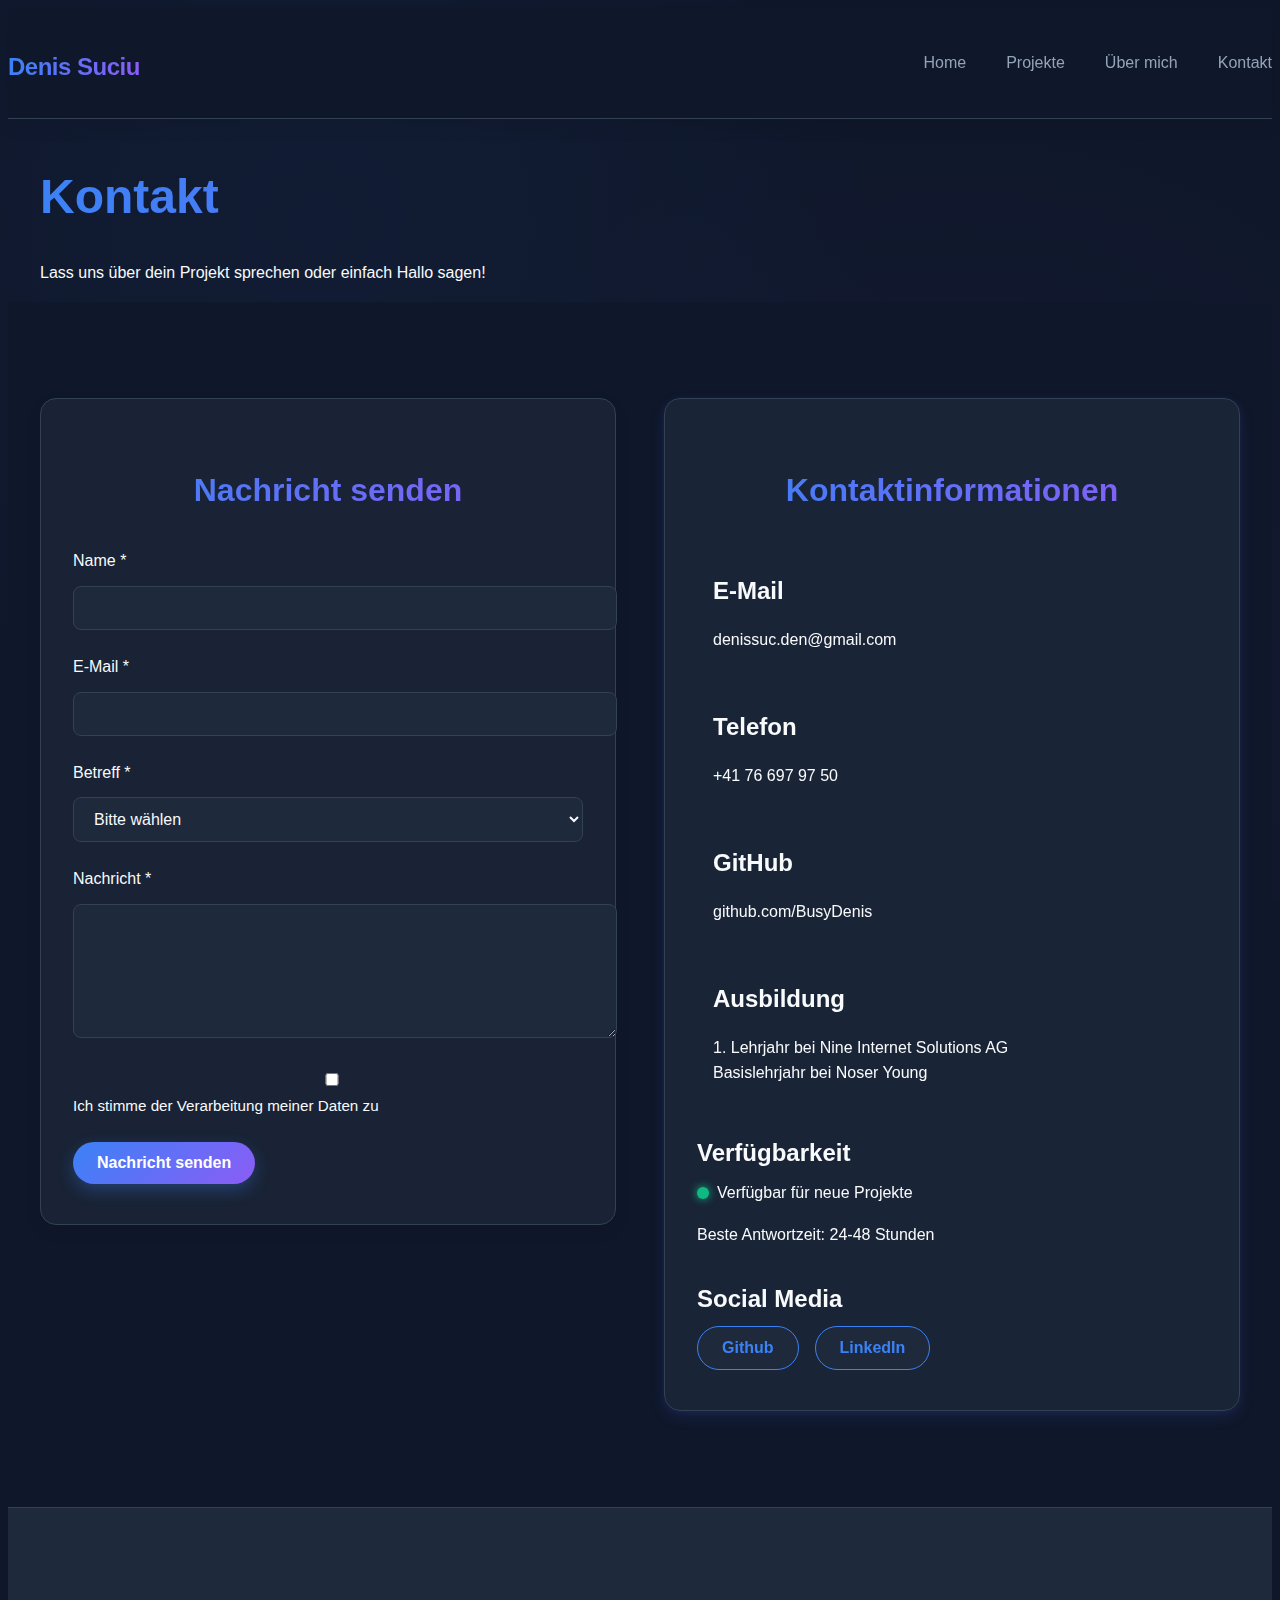
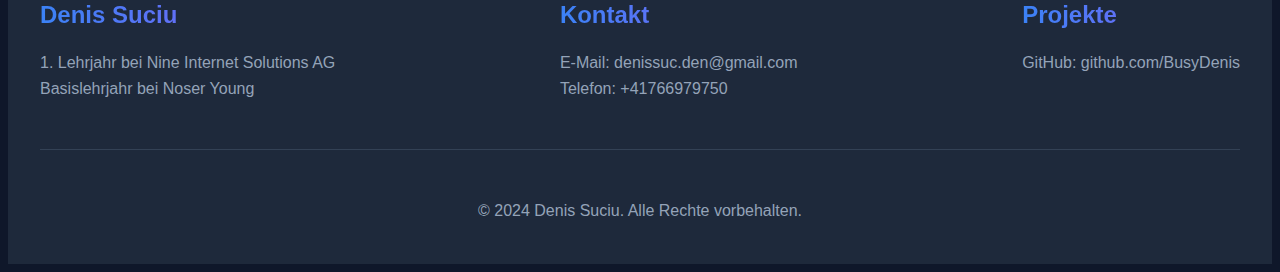
<file: contact.html>
<!DOCTYPE html>
<html lang="de">
<head>
    <meta charset="UTF-8">
    <meta name="viewport" content="width=device-width, initial-scale=1.0">
    <title>Denis S. - Portfolio</title>
    <meta name="description" content="Portfolio erstellt und für Denis Suciu - 1. Lehrjahr bei Nine Internet Solutions AG">
    <link rel="stylesheet" href="styles.css">
</head>
<body>
    <header class="header">
        <nav class="navbar">
            <div class="nav-brand">
                <h2>Denis Suciu</h2>
            </div>
            <ul class="nav-menu">
                <li><a href="index.html" class="nav-link">Home</a></li>
                <li><a href="projects.html" class="nav-link">Projekte</a></li>
                <li><a href="about.html" class="nav-link">Über mich</a></li>
                <li><a href="contact.html" class="nav-link active">Kontakt</a></li>
            </ul>
            <div class="hamburger">
                <span></span>
                <span></span>
                <span></span>
            </div>
        </nav>
    </header>

    <main class="contact-page">
        <section class="page-header">
            <div class="container">
                <h1>Kontakt</h1>
                <p>Lass uns über dein Projekt sprechen oder einfach Hallo sagen!</p>
            </div>
        </section>

        <section class="contact-content">
            <div class="container">
                <div class="contact-grid">
                    <!-- Contact Form -->
                    <div class="contact-form-section">
                        <h2 class="contact-title-gradient">Nachricht senden</h2>
                        <form class="contact-form">
                            <div class="form-group">
                                <label for="name">Name *</label>
                                <input type="text" id="name" name="name" required>
                            </div>
                            
                            <div class="form-group">
                                <label for="email">E-Mail *</label>
                                <input type="email" id="email" name="email" required>
                            </div>
                            
                            <div class="form-group">
                                <label for="subject">Betreff *</label>
                                <select id="subject" name="subject" required>
                                    <option value="">Bitte wählen</option>
                                    <option value="projekt">Frage zum Projekt</option>
                                    <option value="feedback">Feedback</option>
                                    <option value="zusammenarbeit">Zusammenarbeit</option>
                                    <option value="sonstiges">Sonstiges</option>
                                </select>
                            </div>
                            
                            <div class="form-group">
                                <label for="message">Nachricht *</label>
                                <textarea id="message" name="message" rows="6" required></textarea>
                            </div>
                            
                            <div class="form-group">
                                <label class="checkbox-label">
                                    <input type="checkbox" name="privacy" required>
                                    <span class="checkmark"></span>
                                    Ich stimme der Verarbeitung meiner Daten zu
                                </label>
                            </div>
                            
                            <button type="submit" class="btn btn-primary">Nachricht senden</button>
                        </form>
                    </div>

                    <!-- Contact Info -->
                    <div class="contact-info glass-card">
                        <h2 class="contact-title-gradient">Kontaktinformationen</h2>
                        <div class="contact-card">
                            <div class="contact-item">
                                <span class="contact-icon"><i class="fas fa-envelope"></i></span>
                                <div>
                                    <h3>E-Mail</h3>
                                    <p>denissuc.den@gmail.com</p>
                                </div>
                            </div>
                            <div class="contact-item">
                                <span class="contact-icon"><i class="fas fa-phone"></i></span>
                                <div>
                                    <h3>Telefon</h3>
                                    <p>+41 76 697 97 50</p>
                                </div>
                            </div>
                            <div class="contact-item">
                                <span class="contact-icon"><i class="fab fa-github"></i></span>
                                <div>
                                    <h3>GitHub</h3>
                                    <p>github.com/BusyDenis</p>
                                </div>
                            </div>
                            <div class="contact-item">
                                <span class="contact-icon"><i class="fas fa-building"></i></span>
                                <div>
                                    <h3>Ausbildung</h3>
                                    <p>1. Lehrjahr bei Nine Internet Solutions AG<br>Basislehrjahr bei Noser Young</p>
                                </div>
                            </div>
                        </div>
                        <div class="availability">
                            <h3>Verfügbarkeit</h3>
                            <div class="status">
                                <span class="status-dot available"></span>
                                <span>Verfügbar für neue Projekte</span>
                            </div>
                            <p>Beste Antwortzeit: 24-48 Stunden</p>
                        </div>
                        <div class="social-links">
                            <h3>Social Media</h3>
                            <div class="social-buttons">
                                <a href="https://github.com/BusyDenis" class="social-btn"><i class="fab fa-github"></i> Github</a>
                                <a href="https://www.linkedin.com/in/denis-s-642021282/" class="social-btn"><i class="fab fa-linkedn"></i>LinkedIn</a>
                            </div>
                        </div>
                    </div>
                </div>
            </div>
        </section>
    </main>

    <footer class="footer">
        <div class="container">
            <div class="footer-content">
                <div class="footer-section">
                    <h3>Denis Suciu</h3>
                    <p>1. Lehrjahr bei Nine Internet Solutions AG<br>Basislehrjahr bei Noser Young</p>
                </div>
                <div class="footer-section">
                    <h3>Kontakt</h3>
                    <p>E-Mail: denissuc.den@gmail.com<br>Telefon: +41766979750</p>
                </div>
                <div class="footer-section">
                    <h3>Projekte</h3>
                    <p>GitHub: github.com/BusyDenis</p>
                </div>
            </div>
            <div class="footer-bottom">
                <p>&copy; 2024 Denis Suciu. Alle Rechte vorbehalten.</p>
            </div>
        </div>
    </footer>

    <script src="script.js"></script>
</body>
</html>
</file>
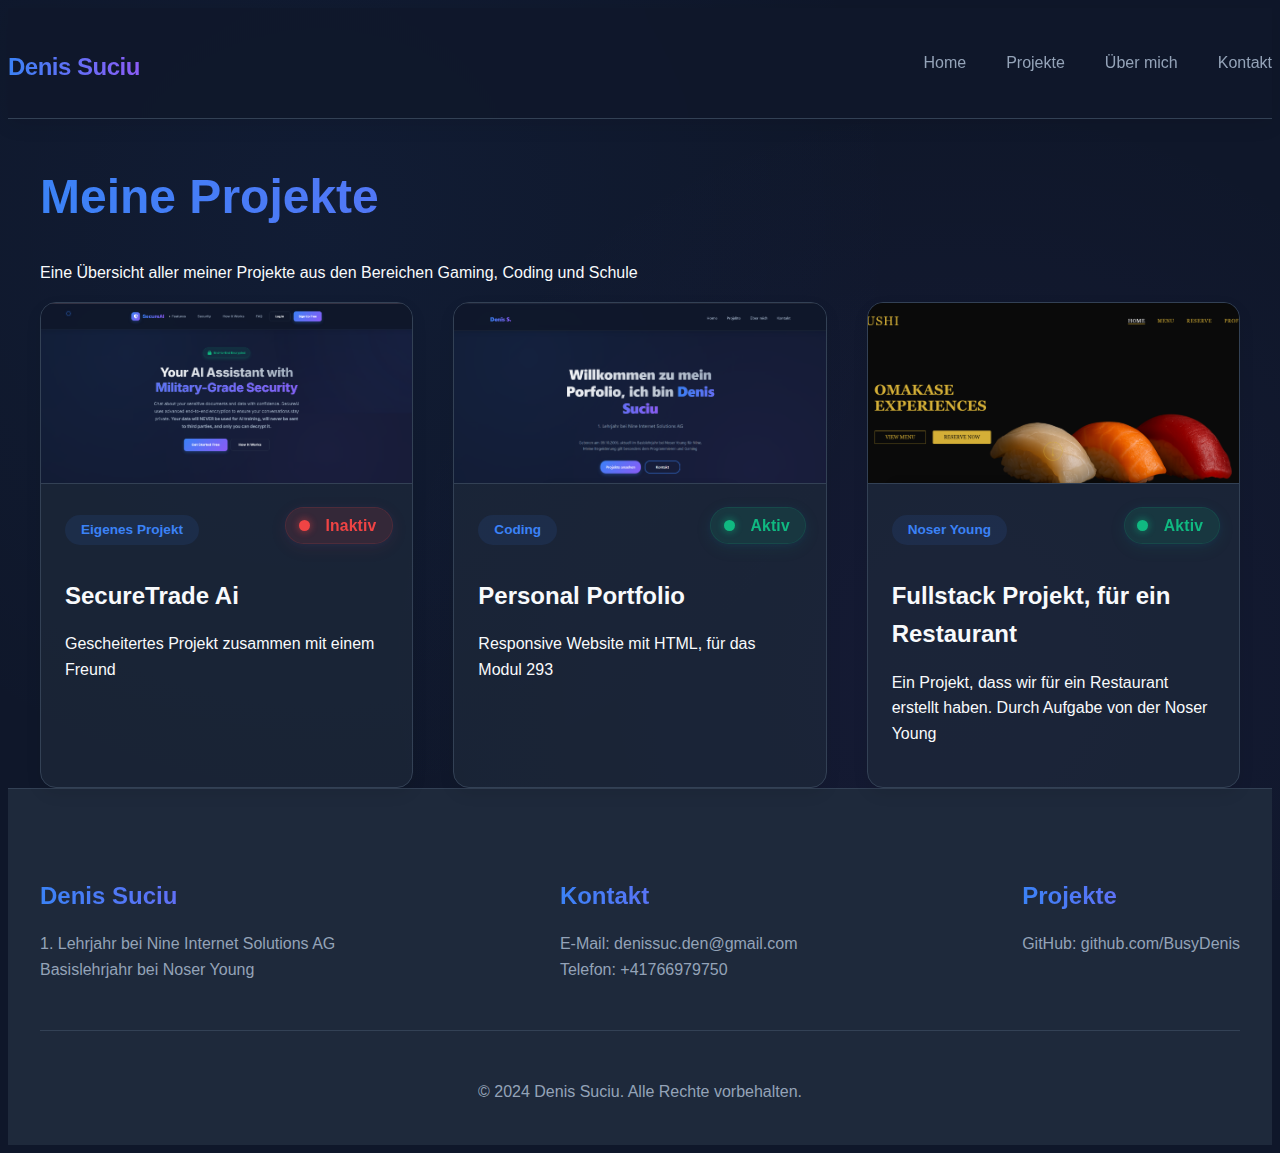
<file: projects.html>
<!DOCTYPE html>
<html lang="de">
<head>
    <meta charset="UTF-8">
    <meta name="viewport" content="width=device-width, initial-scale=1.0">
    <title>Denis S. - Portfolio</title>
    <meta name="description" content="Portfolio erstellt und für Denis Suciu - 1. Lehrjahr bei Nine Internet Solutions AG">
    <link rel="stylesheet" href="styles.css">
</head>
<body>
    <header class="header">
        <nav class="navbar">
            <div class="nav-brand">
                <h2><a href="index.html">Denis Suciu</a></h2>
            </div>
            <ul class="nav-menu">
                <li><a href="index.html" class="nav-link">Home</a></li>
                <li><a href="projects.html" class="nav-link active">Projekte</a></li>
                <li><a href="about.html" class="nav-link">Über mich</a></li>
                <li><a href="contact.html" class="nav-link">Kontakt</a></li>
            </ul>
            <div class="hamburger">
                <span></span>
                <span></span>
                <span></span>
            </div>
        </nav>
    </header>

    <main class="projects-page">
        <section class="page-header">
            <div class="container">
                <h1>Meine Projekte</h1>
                <p>Eine Übersicht aller meiner Projekte aus den Bereichen Gaming, Coding und Schule</p>
            </div>
        </section>

        <!-- Entferne die Filter-Buttons für Kategorien -->
        <!-- Die restliche Struktur bleibt erhalten -->

        <!-- Projects Grid -->
        <section class="projects-gallery">
            <div class="container">
                <div class="projects-grid">
                    <article class="project-card">
                        <img src="SecureAI.png">
                        <div class="project-content" style="position: relative;">
                            <span class="project-category">Eigenes Projekt</span>
                            <span class="project-badge-inactive">Inaktiv</span>
                            <h3>SecureTrade Ai</h3>
                            <p>Gescheitertes Projekt zusammen mit einem Freund</p>
                        </div>
                    </article>
                    <article class="project-card">
                        <img src="PortfolioPic.png" >
                        <div class="project-content" style="position: relative;">
                            <span class="project-category">Coding</span>
                            <span class="project-badge-aktiv">Aktiv</span>
                            <h3>Personal Portfolio</h3>
                            <p>Responsive Website mit HTML, für das Modul 293</p>
                        </div>
                    </article>
                    <article class="project-card">
                        <img src="SushiFullstack.png" >
                        <div class="project-content" style="position: relative;">
                            <span class="project-category">Noser Young</span>
                            <span class="project-badge-aktiv">Aktiv</span>
                            <h3>Fullstack Projekt, für ein Restaurant</h3>
                            <p>Ein Projekt, dass wir für ein Restaurant erstellt haben. Durch Aufgabe von der Noser Young</p>
                        </div>
                    </article>
                </div>
            </div>
        </section>
    </main>

    <footer class="footer">
        <div class="container">
            <div class="footer-content">
                <div class="footer-section">
                    <h3>Denis Suciu</h3>
                    <p>1. Lehrjahr bei Nine Internet Solutions AG<br>Basislehrjahr bei Noser Young</p>
                </div>
                <div class="footer-section">
                    <h3>Kontakt</h3>
                    <p>E-Mail: denissuc.den@gmail.com<br>Telefon: +41766979750</p>
                </div>
                <div class="footer-section">
                    <h3>Projekte</h3>
                    <p>GitHub: github.com/BusyDenis</p>
                </div>
            </div>
            <div class="footer-bottom">
                <p>&copy; 2024 Denis Suciu. Alle Rechte vorbehalten.</p>
            </div>
        </div>
    </footer>

    <script src="script.js"></script>
</body>
</html>
</file>
<file: styles.css>
/* --- SecureAI-inspiriertes Farbschema und Typografie --- */
:root {
  --primary-bg: #0f172a;
  --secondary-bg: #1e293b;
  --primary-text: #f8fafc;
  --secondary-text: #94a3b8;
  --accent-color: #3b82f6;
  --accent-hover: #2563eb;
  --gradient-start: #3b82f6;
  --gradient-end: #8b5cf6;
  --success-color: #10b981;
  --warning-color: #f59e0b;
  --danger-color: #ef4444;
  --border-color: #334155;
  --highlight-bg: rgba(59, 130, 246, 0.1);
  --card-bg: rgba(30, 41, 59, 0.7);
  --shadow-lg: 0 10px 30px rgba(0,0,0,0.2);
  --radius-lg: 1.5rem;
  --radius-md: 1rem;
  --radius-sm: 0.5rem;
  --font-family: 'Inter', -apple-system, BlinkMacSystemFont, 'Segoe UI', Roboto, sans-serif;
}

body {
  background-color: var(--primary-bg);
  color: var(--primary-text);
  font-family: var(--font-family);
  line-height: 1.6;
  min-height: 100vh;
  background-image: 
    radial-gradient(circle at 25% 25%, rgba(59, 130, 246, 0.05) 0%, transparent 50%),
    radial-gradient(circle at 75% 75%, rgba(139, 92, 246, 0.05) 0%, transparent 50%);
  background-attachment: fixed;
}

.container {
  max-width: 1280px;
  margin: 0 auto;
  padding: 0 2rem;
}

h1, h2, h3, h4, h5, h6 {
  font-family: var(--font-family);
  font-weight: 700;
  color: var(--primary-text);
  margin-bottom: 0.5em;
}

h1 {
  font-size: 3rem;
  background: linear-gradient(to right, var(--gradient-start), var(--gradient-end));
  -webkit-background-clip: text;
  -webkit-text-fill-color: transparent;
  background-clip: text;
}

h2 {
  font-size: 2.25rem;
}
h3 {
  font-size: 1.5rem;
}

p, .nav-link, .btn, label, input, select, textarea {
  font-family: var(--font-family);
}

/* --- Header & Navigation --- */
.header {
  position: sticky;
  top: 0;
  width: 100%;
  background: rgba(15, 23, 42, 0.85);
  backdrop-filter: blur(12px);
  z-index: 1000;
  border-bottom: 1px solid var(--border-color);
  box-shadow: 0 4px 20px rgba(0,0,0,0.1);
  margin-bottom: 2.5rem;
}
@media (max-width: 768px) {
  .header {
    margin-bottom: 1.5rem;
  }
}

.navbar {
  display: flex;
  justify-content: space-between;
  align-items: center;
  padding: 1.25rem 0;
  max-width: 1280px;
  margin: 0 auto;
}

.nav-brand h2 {
  background: linear-gradient(to right, var(--gradient-start), var(--gradient-end));
  -webkit-background-clip: text;
  -webkit-text-fill-color: transparent;
  background-clip: text;
  font-weight: 800;
  font-size: 1.5rem;
  letter-spacing: -0.5px;
}

.nav-menu {
  display: flex;
  gap: 2.5rem;
  list-style: none;
  padding: 0;
  margin: 0;
}

.nav-link {
  color: var(--secondary-text);
  text-decoration: none;
  font-weight: 500;
  transition: all 0.3s;
  position: relative;
  font-size: 1rem;
  padding: 0.75rem 0;
  display: inline-block;
  white-space: nowrap;
}

.nav-link:hover {
  color: var(--primary-text);
}

.nav-link::after {
  content: '';
  position: absolute;
  width: 0;
  height: 2px;
  left: 0;
  bottom: 0;
  background: linear-gradient(to right, var(--gradient-start), var(--gradient-end));
  transition: width 0.3s;
  border-radius: 2px;
}

.nav-link:hover::after {
  width: 100%;
}

.hamburger {
  display: none;
  flex-direction: column;
  cursor: pointer;
  gap: 4px;
}

.hamburger span {
  width: 25px;
  height: 3px;
  background: var(--primary-text);
  transition: all 0.3s;
}

/* --- Buttons --- */
.btn {
  padding: 0.75rem 1.5rem;
  border-radius: var(--radius-lg);
  font-weight: 600;
  font-size: 1rem;
  transition: all 0.3s;
  cursor: pointer;
  display: inline-flex;
  align-items: center;
  justify-content: center;
  gap: 0.5rem;
  text-decoration: none;
  position: relative;
  overflow: hidden;
  white-space: nowrap;
  min-width: 100px;
  border: none;
}

.btn-primary {
  background: linear-gradient(135deg, var(--gradient-start), var(--gradient-end));
  color: white;
  box-shadow: 0 6px 16px rgba(59, 130, 246, 0.3);
  position: relative;
  z-index: 1;
}

.btn-primary:hover {
  background: linear-gradient(135deg, var(--accent-hover), #7c3aed);
  transform: translateY(-3px);
  box-shadow: 0 10px 20px rgba(59, 130, 246, 0.4);
}

.btn-secondary {
  background: transparent;
  color: var(--primary-text);
  border: 2px solid var(--accent-color);
}

.btn-secondary:hover {
  background: var(--accent-color);
  color: white;
}

.btn-outline {
  border: 1px solid var(--border-color);
  color: var(--primary-text);
  background: transparent;
  transition: all 0.3s;
}

.btn-outline:hover {
  border-color: var(--accent-color);
  background-color: rgba(59, 130, 246, 0.1);
  transform: translateY(-3px);
  box-shadow: 0 6px 12px rgba(0, 0, 0, 0.1);
}

/* --- Hero Section --- */
.hero {
  padding: 6rem 0 8rem;
  position: relative;
  overflow: hidden;
  text-align: center;
  background: linear-gradient(135deg, rgba(59, 130, 246, 0.05) 0%, rgba(139, 92, 246, 0.05) 100%);
  border-radius: 0 0 3rem 3rem;
}

.hero-content {
  position: relative;
  z-index: 1;
  max-width: 800px;
  margin: 0 auto;
}

.hero-text h1 {
  font-size: 3.75rem;
  font-weight: 800;
  line-height: 1.2;
  margin-bottom: 1.5rem;
  letter-spacing: -1px;
  background: linear-gradient(to right, #fff, #94a3b8);
  -webkit-background-clip: text;
  -webkit-text-fill-color: transparent;
  animation: gradient-shift 8s infinite alternate;
}

@keyframes gradient-shift {
  0% { background-position: 0% 50%; }
  100% { background-position: 100% 50%; }
}

.hero-text .highlight {
  background: linear-gradient(to right, var(--gradient-start), var(--gradient-end));
  -webkit-background-clip: text;
  -webkit-text-fill-color: transparent;
  background-clip: text;
}

.hero-subtitle {
  font-size: 1.25rem;
  color: var(--secondary-text);
  margin-bottom: 2.5rem;
  max-width: 700px;
  margin-left: auto;
  margin-right: auto;
  line-height: 1.8;
}

.hero-description {
  color: var(--secondary-text);
  margin-bottom: 2.5rem;
}

.hero-buttons {
  display: flex;
  gap: 1rem;
  justify-content: center;
  margin-bottom: 2.5rem;
}

.profile-card {
  background: var(--card-bg);
  border-radius: var(--radius-lg);
  box-shadow: var(--shadow-lg);
  padding: 2rem;
  display: flex;
  flex-direction: column;
  align-items: center;
  position: relative;
  overflow: hidden;
}

.profile-img {
  width: 160px;
  height: 160px;
  border-radius: 50%;
  object-fit: cover;
  border: 4px solid var(--accent-color);
  box-shadow: 0 6px 24px rgba(59, 130, 246, 0.2);
}

.profile-overlay {
  position: absolute;
  bottom: 1rem;
  left: 50%;
  transform: translateX(-50%);
  background: rgba(30, 41, 59, 0.8);
  padding: 0.5rem 1.5rem;
  border-radius: 9999px;
  display: flex;
  align-items: center;
  gap: 0.5rem;
  color: var(--success-color);
  font-weight: 600;
  font-size: 1rem;
  box-shadow: 0 2px 8px rgba(59, 130, 246, 0.1);
}

.status-indicator {
  width: 12px;
  height: 12px;
  background: var(--success-color);
  border-radius: 50%;
  display: inline-block;
  margin-right: 0.5rem;
  box-shadow: 0 0 8px var(--success-color);
}

/* --- Skills Section --- */
.skills {
  background: var(--secondary-bg);
  padding: 6rem 0;
  border-bottom: 1px solid var(--border-color);
}

.skills h2 {
  text-align: center;
  margin-bottom: 3rem;
  background: linear-gradient(to right, var(--gradient-start), var(--gradient-end));
  -webkit-background-clip: text;
  -webkit-text-fill-color: transparent;
  background-clip: text;
}

.skills-grid {
  display: grid;
  grid-template-columns: repeat(auto-fit, minmax(220px, 1fr));
  gap: 2.5rem;
}

.skill-card {
  background: var(--card-bg);
  border-radius: var(--radius-md);
  padding: 2rem 1.5rem;
  box-shadow: 0 6px 16px rgba(0,0,0,0.08);
  text-align: center;
  transition: all 0.3s;
  border: 1px solid var(--border-color);
}

.skill-card:hover {
  transform: translateY(-8px) scale(1.03);
  box-shadow: 0 12px 32px rgba(59, 130, 246, 0.15);
  border-color: rgba(59, 130, 246, 0.3);
}

.skill-icon {
  font-size: 2.5rem;
  margin-bottom: 1rem;
  color: var(--accent-color);
}

.skill-card h3 {
  color: var(--primary-text);
  margin-bottom: 0.5rem;
}

/* --- Featured Projects --- */
.featured-projects {
  background: var(--primary-bg);
  padding: 6rem 0;
}

.featured-projects h2 {
  text-align: center;
  margin-bottom: 3rem;
  background: linear-gradient(to right, var(--gradient-start), var(--gradient-end));
  -webkit-background-clip: text;
  -webkit-text-fill-color: transparent;
  background-clip: text;
}

.projects-grid {
  display: grid;
  grid-template-columns: repeat(auto-fit, minmax(320px, 1fr));
  gap: 2.5rem;
}

.project-card {
  background: var(--card-bg);
  border-radius: var(--radius-md);
  box-shadow: 0 6px 16px rgba(0,0,0,0.08);
  overflow: hidden;
  border: 1px solid var(--border-color);
  transition: all 0.3s;
}

.project-card:hover {
  transform: translateY(-8px) scale(1.03);
  box-shadow: 0 12px 32px rgba(59, 130, 246, 0.15);
  border-color: rgba(59, 130, 246, 0.3);
}

.project-card img {
  width: 100%;
  height: 180px;
  object-fit: cover;
  border-bottom: 1px solid var(--border-color);
}

.project-content {
  padding: 1.5rem;
  position: relative;
}

.project-category {
  display: inline-block;
  font-size: 0.85rem;
  color: var(--accent-color);
  background: var(--highlight-bg);
  border-radius: 9999px;
  padding: 0.25rem 1rem;
  margin-bottom: 0.5rem;
  font-weight: 600;
}

.project-card h3 {
  color: var(--primary-text);
  margin-bottom: 0.5rem;
}

.text-center {
  text-align: center;
  margin-top: 2.5rem;
}

.btn-outline {
  margin-top: 1rem;
}

/* --- FAQ Section --- */
.faq {
  background: var(--secondary-bg);
  padding: 6rem 0;
  border-top: 1px solid var(--border-color);
}

.faq h2 {
  text-align: center;
  margin-bottom: 3rem;
  background: linear-gradient(to right, var(--gradient-start), var(--gradient-end));
  -webkit-background-clip: text;
  -webkit-text-fill-color: transparent;
  background-clip: text;
}

.faq-grid {
  display: grid;
  grid-template-columns: repeat(auto-fit, minmax(320px, 1fr));
  gap: 2.5rem;
}

.faq-item {
  background: var(--card-bg);
  border-radius: var(--radius-md);
  padding: 2rem 1.5rem;
  box-shadow: 0 6px 16px rgba(0,0,0,0.08);
  border: 1px solid var(--border-color);
  transition: all 0.3s;
}

.faq-item h3 {
  color: var(--primary-text);
  margin-bottom: 0.5rem;
}

/* --- Kontakt Section --- */
.contact-content {
  background: var(--primary-bg);
  padding: 6rem 0;
}

.contact-grid {
  display: grid;
  grid-template-columns: 1fr 1fr;
  gap: 3rem;
  align-items: flex-start;
}

.contact-form-section, .contact-info {
  background: var(--card-bg);
  border-radius: var(--radius-md);
  box-shadow: 0 6px 16px rgba(0,0,0,0.08);
  padding: 2.5rem 2rem;
  border: 1px solid var(--border-color);
}

.contact-form h2, .contact-info h2 {
  background: linear-gradient(to right, var(--gradient-start), var(--gradient-end));
  -webkit-background-clip: text;
  -webkit-text-fill-color: transparent;
  background-clip: text;
  margin-bottom: 2rem;
}

.form-group {
  margin-bottom: 1.5rem;
}

.form-group label {
  color: var(--primary-text);
  font-weight: 500;
  margin-bottom: 0.5rem;
  display: block;
}

.form-group input,
.form-group select,
.form-group textarea {
  width: 100%;
  padding: 0.75rem 1rem;
  border-radius: var(--radius-sm);
  border: 1px solid var(--border-color);
  background: var(--secondary-bg);
  color: var(--primary-text);
  font-size: 1rem;
  margin-top: 0.25rem;
  transition: border-color 0.3s;
}

.form-group input:focus,
.form-group select:focus,
.form-group textarea:focus {
  border-color: var(--accent-color);
  outline: none;
}

.checkbox-label {
  display: flex;
  align-items: center;
  gap: 0.5rem;
  color: var(--secondary-text);
  font-size: 0.95rem;
}

/* --- Kontakt Info --- */
.contact-info h3 {
  color: var(--primary-text);
  margin-bottom: 0.5rem;
}

.contact-card {
  margin-bottom: 2rem;
}

.contact-item {
  display: flex;
  align-items: center;
  gap: 1rem;
  margin-bottom: 1rem;
}

.contact-icon {
  font-size: 1.5rem;
  color: var(--accent-color);
}

.availability {
  margin-bottom: 2rem;
}

.status {
  display: flex;
  align-items: center;
  gap: 0.5rem;
}

.status-dot {
  width: 12px;
  height: 12px;
  border-radius: 50%;
  background: var(--success-color);
  display: inline-block;
  box-shadow: 0 0 8px var(--success-color);
}

.status-dot.available {
  background: var(--success-color);
}

.social-links {
  margin-top: 1.5rem;
}

.social-buttons {
  display: flex;
  gap: 1rem;
}

.social-btn {
  background: var(--secondary-bg);
  color: var(--accent-color);
  border: 1px solid var(--accent-color);
  border-radius: 9999px;
  padding: 0.5rem 1.5rem;
  font-weight: 600;
  transition: all 0.3s;
  text-decoration: none;
}

.social-btn:hover {
  background: var(--accent-color);
  color: white;
}

/* --- Footer --- */
.footer {
  background: var(--secondary-bg);
  color: var(--secondary-text);
  border-top: 1px solid var(--border-color);
  padding: 4rem 0 1.5rem;
}

.footer-content {
  display: flex;
  justify-content: space-between;
  gap: 3rem;
  flex-wrap: wrap;
}

.footer-section h3 {
  color: var(--primary-text);
  margin-bottom: 1rem;
  background: linear-gradient(to right, var(--gradient-start), var(--gradient-end));
  -webkit-background-clip: text;
  -webkit-text-fill-color: transparent;
  background-clip: text;
}

.footer-bottom {
  padding-top: 2rem;
  margin-top: 2rem;
  border-top: 1px solid var(--border-color);
  text-align: center;
  color: var(--secondary-text);
}

/* --- Responsive Design --- */
@media (max-width: 1024px) {
  .container {
    padding: 0 1rem;
  }
  .navbar {
    flex-direction: column;
    gap: 1rem;
  }
  .nav-menu {
    gap: 1.5rem;
  }
  .hero-content {
    max-width: 100%;
  }
  .skills-grid, .projects-grid, .faq-grid, .contact-grid {
    grid-template-columns: 1fr;
  }
  .footer-content {
    flex-direction: column;
    gap: 2rem;
  }
}

@media (max-width: 768px) {
  .navbar {
    flex-direction: row;
    align-items: center;
    justify-content: space-between;
    padding: 1rem;
    position: relative;
  }
  .nav-menu {
      display: none;
  }
  .hamburger {
      display: flex;
  }
  .hero {
    padding: 4rem 0 4rem;
  }
  .hero-content {
    padding: 0 1rem;
  }
  .skills, .featured-projects, .faq, .contact-content {
    padding: 3rem 0;
  }
  .footer {
    padding: 2rem 0 1rem;
  }
}

@media (max-width: 480px) {
  .container {
    padding: 0 0.5rem;
  }
  h1 {
    font-size: 2rem;
  }
  .hero-text h1 {
    font-size: 2rem;
  }
  .skills h2, .featured-projects h2, .faq h2 {
    font-size: 1.5rem;
  }
}

/* --- SecureAI-Style Feature Section für Portfolio --- */
.features {
  padding: 6rem 0;
  background: var(--primary-bg);
}

.section-heading {
  text-align: center;
  margin-bottom: 3rem;
}

.section-title {
  font-size: 2.75rem;
  font-weight: 700;
  margin-bottom: 1.25rem;
  letter-spacing: -0.5px;
  background: linear-gradient(to right, var(--primary-text), var(--secondary-text));
  -webkit-background-clip: text;
  -webkit-text-fill-color: transparent;
  display: inline-block;
  position: relative;
}

.section-title::after {
  content: '';
  position: absolute;
  bottom: -10px;
  left: 50%;
  transform: translateX(-50%);
  width: 70px;
  height: 3px;
  background: linear-gradient(to right, var(--gradient-start), var(--gradient-end));
  border-radius: 3px;
}

.section-subtitle {
  font-size: 1.25rem;
  color: var(--secondary-text);
  max-width: 600px;
  margin: 0 auto;
  line-height: 1.8;
}

.features-grid {
  display: grid;
  grid-template-columns: repeat(auto-fit, minmax(320px, 1fr));
  gap: 2.5rem;
  position: relative;
  z-index: 2;
}

.feature-card {
  background-color: var(--card-bg);
  border-radius: 1.5rem;
  padding: 2.75rem 2.25rem;
  border: 1px solid var(--border-color);
  transition: all 0.5s ease;
  backdrop-filter: blur(10px);
  position: relative;
  overflow: hidden;
  z-index: 1;
  box-shadow: 0 10px 30px rgba(0, 0, 0, 0.05);
  transform: translateY(30px);
  opacity: 0;
  animation: fadeInUp 0.8s forwards;
}

.feature-card:nth-child(1) { animation-delay: 0.1s; }
.feature-card:nth-child(2) { animation-delay: 0.2s; }
.feature-card:nth-child(3) { animation-delay: 0.3s; }
.feature-card:nth-child(4) { animation-delay: 0.4s; }

.feature-card.animate {
  transform: translateY(0);
  opacity: 1;
}

.feature-card::before {
  content: '';
  position: absolute;
  top: 0;
  left: 0;
  width: 100%;
  height: 100%;
  background: linear-gradient(135deg, rgba(59, 130, 246, 0.05) 0%, rgba(139, 92, 246, 0.05) 100%);
  z-index: -1;
  opacity: 0;
  transition: opacity 0.5s ease;
}

.feature-card:hover {
  transform: translateY(-15px) scale(1.03);
  box-shadow: 0 25px 50px rgba(0, 0, 0, 0.2);
  border-color: rgba(59, 130, 246, 0.3);
}

.feature-card:hover::before {
  opacity: 1;
}

.feature-icon {
  width: 70px;
  height: 70px;
  background: var(--highlight-bg);
  border-radius: 16px;
  display: flex;
  align-items: center;
  justify-content: center;
  margin-bottom: 2rem;
      font-size: 2rem;
  color: var(--accent-color);
  transition: all 0.5s ease;
  position: relative;
  overflow: hidden;
  box-shadow: 0 4px 16px rgba(59, 130, 246, 0.15);
}

.feature-icon i {
  font-size: 2.2rem;
}

.feature-card:hover .feature-icon {
  background: linear-gradient(135deg, var(--gradient-start), var(--gradient-end));
  color: white;
  transform: scale(1.1) rotate(5deg);
  box-shadow: 0 15px 30px rgba(59, 130, 246, 0.3);
}

.feature-title {
  font-size: 1.5rem;
  font-weight: 600;
  margin-bottom: 1.25rem;
  color: var(--primary-text);
  transition: all 0.3s ease;
}

.feature-card:hover .feature-title {
  color: var(--accent-color);
}

.feature-text {
  color: var(--secondary-text);
  font-size: 1rem;
  line-height: 1.8;
}

@keyframes fadeInUp {
  from {
      opacity: 0;
      transform: translateY(30px);
  }
  to {
      opacity: 1;
      transform: translateY(0);
  }
}

@media (max-width: 1024px) {
  .features-grid {
    grid-template-columns: 1fr 1fr;
  }
}
@media (max-width: 768px) {
  .features {
    padding: 3rem 0;
  }
  .features-grid {
    grid-template-columns: 1fr;
    gap: 1.5rem;
  }
  .feature-card {
    padding: 2rem 1rem;
  }
}

/* --- About Gallery Styles --- */
.about-gallery {
  display: grid;
  grid-template-columns: repeat(auto-fit, minmax(220px, 1fr));
  gap: 2rem;
  margin-top: 1.5rem;
}

.about-gallery-item {
  background: var(--card-bg);
  border-radius: 1.5rem;
  box-shadow: 0 6px 16px rgba(0,0,0,0.08);
  overflow: hidden;
  display: flex;
  flex-direction: column;
  align-items: center;
  transition: transform 0.3s, box-shadow 0.3s;
}

.about-gallery-item:hover {
  transform: translateY(-8px) scale(1.03);
  box-shadow: 0 12px 32px rgba(59, 130, 246, 0.15);
}

.about-gallery-item img {
  width: 100%;
  height: 180px;
  object-fit: cover;
  border-bottom: 1px solid var(--border-color);
  border-radius: 1.5rem 1.5rem 0 0;
}

.about-gallery-caption {
  padding: 1rem;
  color: var(--primary-text);
  font-weight: 600;
  text-align: center;
  background: none;
  font-size: 1.1rem;
}

@media (max-width: 768px) {
  .about-gallery {
    grid-template-columns: 1fr;
    gap: 1rem;
  }
  .about-gallery-item img {
    height: 140px;
  }
}

/* --- About Me Hero/Intro Section (SecureAI-Style) --- */
.about-page .page-header {
  padding: 6rem 0 3rem;
  background: linear-gradient(135deg, rgba(59,130,246,0.08) 0%, rgba(139,92,246,0.08) 100%);
  border-radius: 0 0 3rem 3rem;
  text-align: center;
  position: relative;
  overflow: hidden;
  margin-top: 2.5rem;
}
.about-page .page-header::before {
  content: '';
  position: absolute;
  top: -40%;
  right: -40%;
  width: 100%;
  height: 100%;
  background: radial-gradient(circle, rgba(59,130,246,0.12) 0%, transparent 70%);
  z-index: 0;
  animation: pulse 10s infinite alternate;
}
.about-page .container {
  position: relative;
  z-index: 1;
}
.section-title {
  font-size: 3rem;
  font-weight: 800;
  background: linear-gradient(to right, var(--gradient-start), var(--gradient-end));
  -webkit-background-clip: text;
  -webkit-text-fill-color: transparent;
  background-clip: text;
  margin-bottom: 1rem;
  letter-spacing: -1px;
  animation: gradient-shift 8s infinite alternate;
}
.section-subtitle {
  font-size: 1.25rem;
  color: var(--secondary-text);
  margin-bottom: 2.5rem;
  max-width: 700px;
  margin-left: auto;
  margin-right: auto;
  line-height: 1.8;
  animation: fadeIn 1.5s ease;
}

/* --- About Features Grid --- */
.about-features-grid {
  display: grid;
  grid-template-columns: repeat(auto-fit, minmax(260px, 1fr));
  gap: 2rem;
  margin: 2.5rem 0 2rem 0;
}
.about-feature-card {
  background: var(--card-bg);
  border-radius: 1.5rem;
  box-shadow: 0 6px 16px rgba(0,0,0,0.08);
  padding: 2.5rem 1.5rem 2rem 1.5rem;
  text-align: center;
  border: 1px solid var(--border-color);
  transition: all 0.4s;
  position: relative;
  overflow: hidden;
  backdrop-filter: blur(10px);
}
.about-feature-card:hover {
  transform: translateY(-8px) scale(1.03);
  box-shadow: 0 12px 32px rgba(59,130,246,0.15);
  border-color: rgba(59,130,246,0.3);
}
.about-feature-icon {
  width: 64px;
  height: 64px;
  display: flex;
  align-items: center;
  justify-content: center;
  border-radius: 16px;
  margin: 0 auto 1.5rem auto;
  font-size: 2.2rem;
  box-shadow: 0 4px 16px rgba(59,130,246,0.15);
  transition: all 0.4s;
}
.about-feature-card:hover .about-feature-icon {
  background: linear-gradient(135deg, var(--gradient-start), var(--gradient-end));
  color: white;
  transform: scale(1.1) rotate(5deg);
  box-shadow: 0 15px 30px rgba(59,130,246,0.3);
}
.about-feature-card h3 {
  color: var(--primary-text);
  font-size: 1.3rem;
  font-weight: 700;
  margin-bottom: 0.5rem;
}
.about-feature-card p {
  color: var(--secondary-text);
  font-size: 1rem;
  line-height: 1.7;
}

/* --- About Gallery Styles (unique) --- */
.about-gallery {
  display: grid;
  grid-template-columns: repeat(auto-fit, minmax(220px, 1fr));
  gap: 2rem;
  margin-top: 1.5rem;
}
.about-gallery-item {
  background: var(--card-bg);
  border-radius: 1.5rem;
  box-shadow: 0 6px 16px rgba(0,0,0,0.08);
  overflow: hidden;
  display: flex;
  flex-direction: column;
  align-items: center;
  transition: transform 0.3s, box-shadow 0.3s;
  position: relative;
}
.about-gallery-item::before {
  content: '';
  position: absolute;
  top: 0; left: 0; width: 100%; height: 100%;
  background: linear-gradient(135deg, rgba(59,130,246,0.08), rgba(139,92,246,0.08));
  opacity: 0.5;
  z-index: 0;
}
.about-gallery-item img {
  width: 100%;
  height: 180px;
  object-fit: cover;
  border-bottom: 1px solid var(--border-color);
  border-radius: 1.5rem 1.5rem 0 0;
  z-index: 1;
  position: relative;
  transition: filter 0.3s;
}
.about-gallery-item:hover img {
  filter: brightness(1.08) saturate(1.2);
}
.about-gallery-caption {
  padding: 1rem;
  color: var(--primary-text);
  font-weight: 600;
  text-align: center;
  background: none;
  font-size: 1.1rem;
  z-index: 1;
  position: relative;
}

/* --- Responsive About --- */
@media (max-width: 1024px) {
  .about-features-grid {
    grid-template-columns: 1fr;
    gap: 1.5rem;
  }
  .about-gallery {
    grid-template-columns: 1fr 1fr;
    gap: 1rem;
  }
}
@media (max-width: 768px) {
  .about-page .page-header {
    padding: 3rem 0 1.5rem;
  }
  .about-features-grid {
    grid-template-columns: 1fr;
    gap: 1rem;
  }
  .about-gallery {
    grid-template-columns: 1fr;
    gap: 1rem;
  }
  .about-gallery-item img {
    height: 140px;
  }
}

/* --- Timeline Steps (SecureAI-Style) --- */
.timeline-section {
  padding: 6rem 0 4rem;
  background: var(--primary-bg);
}
.timeline-steps {
  display: flex;
  justify-content: space-between;
  align-items: flex-start;
  gap: 2rem;
  position: relative;
  margin-top: 4rem;
  flex-wrap: wrap;
}
.timeline-steps::before {
  content: '';
  position: absolute;
  top: 48px;
  left: 7%;
  width: 86%;
  height: 3px;
  background: linear-gradient(to right, var(--gradient-start), var(--gradient-end));
  opacity: 0.5;
  z-index: 0;
}
.timeline-step {
  flex: 1 1 0;
  min-width: 180px;
  max-width: 260px;
  display: flex;
  flex-direction: column;
  align-items: center;
  text-align: center;
  position: relative;
  z-index: 1;
  margin-bottom: 2rem;
}
.timeline-step-number {
  width: 80px;
  height: 80px;
  background: linear-gradient(135deg, var(--gradient-start), var(--gradient-end));
  border-radius: 50%;
  display: flex;
  align-items: center;
  justify-content: center;
  font-weight: 700;
  font-size: 2rem;
  color: white;
  margin-bottom: 2rem;
  box-shadow: 0 15px 30px rgba(59,130,246,0.3);
  position: relative;
  transition: all 0.5s;
  z-index: 2;
  animation: pulse-step 3s infinite;
}
@keyframes pulse-step {
  0% { transform: scale(1); opacity: 0.9; }
  50% { transform: scale(1.08); opacity: 1; }
  100% { transform: scale(1); opacity: 0.9; }
}
.timeline-step-title {
  font-size: 1.25rem;
  font-weight: 700;
  color: var(--primary-text);
  margin-bottom: 0.5rem;
  margin-top: 0;
  transition: color 0.3s;
}
.timeline-step-text {
  color: var(--secondary-text);
  font-size: 1rem;
  line-height: 1.7;
  margin-bottom: 0;
}

@media (max-width: 1024px) {
  .timeline-steps {
    gap: 1rem;
  }
  .timeline-step {
    min-width: 140px;
    max-width: 1fr;
  }
}
@media (max-width: 768px) {
  .timeline-steps {
    flex-direction: column;
    align-items: center;
    gap: 3.5rem;
    margin-top: 2rem;
    min-width: 0;
    width: 100%;
    position: relative;
    padding-left: 0;
    padding-right: 0;
  }
  .timeline-steps::before {
    top: 40px;
    left: 50%;
    transform: translateX(-50%);
    width: 3px;
    height: calc(100% - 40px);
    background: linear-gradient(to bottom, var(--gradient-start), var(--gradient-end));
    z-index: 0;
  }
  .timeline-step {
    flex-direction: column;
    align-items: center;
    text-align: center;
    min-width: unset;
    max-width: 90vw;
    margin-bottom: 0;
    gap: 0.5rem;
    width: 100%;
    position: relative;
    z-index: 1;
  }
  .timeline-step-number {
    margin: 0 0 1rem 0;
    font-size: 1.3rem;
    width: 56px;
    height: 56px;
    box-shadow: 0 8px 18px rgba(59,130,246,0.18);
  }
  .timeline-step-title, .timeline-step-text {
    margin: 0;
    text-align: center;
    width: 100%;
  }
}

/* --- Inspiration/Motivation Quote Section (unique) --- */
.inspiration-section {
  padding: 6rem 0 6rem;
  background: linear-gradient(135deg, rgba(59,130,246,0.10) 0%, rgba(139,92,246,0.10) 100%);
      display: flex;
  align-items: center;
  justify-content: center;
}
.inspiration-quote-card {
  background: var(--card-bg);
  border-radius: 2rem;
  box-shadow: 0 10px 32px rgba(59,130,246,0.10);
  padding: 3rem 2.5rem 2.5rem 2.5rem;
  max-width: 700px;
  margin: 0 auto;
      text-align: center;
  position: relative;
  border: 1.5px solid var(--border-color);
  backdrop-filter: blur(10px);
  animation: fadeInUp 1.2s;
  }
.inspiration-quote-icon {
      font-size: 2.5rem;
  color: var(--accent-color);
  margin-bottom: 1.5rem;
  background: linear-gradient(135deg, var(--gradient-start), var(--gradient-end));
  -webkit-background-clip: text;
  -webkit-text-fill-color: transparent;
  background-clip: text;
  display: inline-block;
  animation: pulse 3s infinite alternate;
}
.inspiration-quote {
  font-size: 2rem;
  font-weight: 700;
  line-height: 1.3;
  margin: 0 0 1.5rem 0;
  background: linear-gradient(90deg, var(--gradient-start), var(--gradient-end));
  -webkit-background-clip: text;
  -webkit-text-fill-color: transparent;
  background-clip: text;
  display: inline-block;
  animation: gradient-shift 8s infinite alternate;
}
.inspiration-quote-author {
  color: var(--secondary-text);
  font-size: 1.2rem;
  font-weight: 500;
  margin-top: 0.5rem;
  letter-spacing: 0.5px;
}
@media (max-width: 768px) {
  .inspiration-section {
    padding: 3rem 0 3rem;
  }
  .inspiration-quote-card {
    padding: 2rem 1rem 1.5rem 1rem;
    max-width: 98vw;
  }
  .inspiration-quote {
    font-size: 1.2rem;
  }
}

.project-badge-inactive {
  position: absolute;
  top: 1rem;
  right: 1.2rem;
  display: flex;
  align-items: center;
  gap: 0.5em;
  background: rgba(239, 68, 68, 0.13);
  color: #ef4444;
  font-weight: 600;
  font-size: 0.98rem;
  padding: 0.32em 1em 0.32em 0.8em;
  border-radius: 1.2em;
  border: 1.2px solid rgba(239,68,68,0.25);
  box-shadow: 0 4px 18px 0 rgba(239,68,68,0.08), 0 1.5px 8px 0 rgba(59,130,246,0.08);
  letter-spacing: 0.2px;
  white-space: nowrap;
  backdrop-filter: blur(8px);
  background-clip: padding-box;
  z-index: 2;
  transition: background 0.2s, color 0.2s, border 0.2s;
  user-select: none;
}
.project-badge-inactive::before {
  content: '';
  display: inline-block;
  width: 0.7em;
  height: 0.7em;
  border-radius: 50%;
  background: #ef4444;
  margin-right: 0.5em;
  box-shadow: 0 0 6px 2px #ef444455;
}
.project-badge-inactive:hover {
  background: rgba(239, 68, 68, 0.18);
  color: #dc2626;
  border-color: #ef4444;
}
@media (max-width: 600px) {
  .project-content {
      flex-direction: column;
    align-items: flex-start !important;
    gap: 0.5rem;
  }
  .project-badge-inactive {
    top: 0.7rem;
    right: 0.7rem;
    font-size: 0.92rem;
    padding: 0.25em 0.7em 0.25em 0.7em;
  }
}

.project-badge-aktiv {
  position: absolute;
  top: 1rem;
  right: 1.2rem;
  display: flex;
  align-items: center;
  gap: 0.5em;
  background: rgba(16, 185, 129, 0.13);
  color: var(--success-color);
  font-weight: 600;
  font-size: 0.98rem;
  padding: 0.32em 1em 0.32em 0.8em;
  border-radius: 1.2em;
  border: 1.2px solid rgba(16,185,129,0.25);
  box-shadow: 0 4px 18px 0 rgba(16,185,129,0.08), 0 1.5px 8px 0 rgba(59,130,246,0.08);
  letter-spacing: 0.2px;
  white-space: nowrap;
  backdrop-filter: blur(8px);
  background-clip: padding-box;
  z-index: 2;
  transition: background 0.2s, color 0.2s, border 0.2s;
  user-select: none;
}
.project-badge-aktiv::before {
  content: '';
  display: inline-block;
  width: 0.7em;
  height: 0.7em;
  border-radius: 50%;
  background: var(--success-color);
  margin-right: 0.5em;
  box-shadow: 0 0 6px 2px #10b98155;
}
.project-badge-aktiv:hover {
  background: rgba(16, 185, 129, 0.18);
  color: #059669;
  border-color: var(--success-color);
}
@media (max-width: 600px) {
  .project-badge-aktiv {
    top: 0.7rem;
    right: 0.7rem;
    font-size: 0.92rem;
    padding: 0.25em 0.7em 0.25em 0.7em;
  }
}

.newsletter-section {
  background: linear-gradient(120deg, rgba(30,41,59,0.95) 60%, rgba(59,130,246,0.10) 100%);
  padding: 6rem 0 7rem 0;
  display: flex;
  align-items: center;
  justify-content: center;
}
.newsletter-section .container {
  max-width: 540px;
  background: rgba(30,41,59,0.75);
  border-radius: var(--radius-lg);
  box-shadow: 0 8px 32px rgba(59,130,246,0.10), 0 1.5px 8px 0 rgba(139,92,246,0.10);
  padding: 3.5rem 2.5rem 2.5rem 2.5rem;
  text-align: center;
  backdrop-filter: blur(12px);
}
.newsletter-title {
  font-size: 2.4rem;
  font-weight: 700;
  margin-bottom: 0.7rem;
  background: linear-gradient(to right, var(--primary-text), var(--gradient-end));
  -webkit-background-clip: text;
  -webkit-text-fill-color: transparent;
  background-clip: text;
}
.newsletter-title-accent {
  background: linear-gradient(90deg, var(--gradient-start), var(--gradient-end));
  -webkit-background-clip: text;
  -webkit-text-fill-color: transparent;
  background-clip: text;
}
.newsletter-desc {
  color: var(--secondary-text);
  font-size: 1.18rem;
  margin-bottom: 2.2rem;
  margin-top: 0.5rem;
}
.newsletter-form {
  display: flex;
  gap: 1rem;
  justify-content: center;
  align-items: center;
  margin-top: 1.2rem;
}
.newsletter-input {
  flex: 1 1 220px;
  padding: 0.9rem 1.2rem;
  border-radius: 9999px;
  border: 1.5px solid var(--border-color);
  background: rgba(30,41,59,0.85);
  color: var(--primary-text);
  font-size: 1.08rem;
  outline: none;
  transition: border 0.2s, box-shadow 0.2s;
  box-shadow: 0 2px 8px rgba(59,130,246,0.08);
}
.newsletter-input:focus {
  border: 1.5px solid var(--accent-color);
  box-shadow: 0 0 0 2px var(--accent-color);
}
.newsletter-btn {
  padding: 0.9rem 2.2rem;
  border-radius: 9999px;
  font-size: 1.08rem;
  font-weight: 700;
  background: linear-gradient(90deg, var(--gradient-start), var(--gradient-end));
  color: #fff;
  border: none;
  box-shadow: 0 4px 18px 0 rgba(59,130,246,0.10);
  cursor: pointer;
  transition: background 0.2s, box-shadow 0.2s, color 0.2s;
  outline: none;
}
.newsletter-btn:hover {
  background: linear-gradient(90deg, var(--gradient-end), var(--gradient-start));
  color: #e0e7ef;
  box-shadow: 0 8px 32px rgba(139,92,246,0.18);
}
@media (max-width: 600px) {
  .newsletter-section .container {
    padding: 1.2rem 0.3rem 1.2rem 0.3rem;
  }
  .newsletter-title {
    font-size: 1.08rem;
    margin-bottom: 0.5rem;
  }
  .newsletter-desc {
    font-size: 0.98rem;
    margin-bottom: 1.1rem;
  }
  .newsletter-form {
    flex-direction: column;
    gap: 0.5rem;
    margin-top: 0.5rem;
    align-items: stretch;
  }
  .newsletter-input {
    display: inline-block;
    height: 1.3rem;
    min-height: 0 !important;
    max-width: 320px;
    width: 100%;
    padding: 0.18rem 0.6rem;
    border-radius: 0.7em;
    font-size: 0.95rem;
    line-height: 1;
    box-sizing: border-box;
    margin: 0 auto 0.5rem auto;
  }
  .newsletter-btn {
    width: 100%;
    padding: 0.35rem 0;
    border-radius: 0.7em;
    font-size: 0.98rem;
    max-width: 320px;
    margin: 0 auto;
    margin-top: 0.2rem;
  }
}

@media (max-width: 768px) {
  .nav-menu {
    display: none;
    flex-direction: column;
    position: absolute;
    top: 100%;
    left: 0;
    width: 100vw;
    background: var(--primary-bg);
    z-index: 100;
    padding: 1.5rem 0;
    gap: 1.5rem;
    align-items: center;
    box-shadow: 0 8px 32px rgba(0,0,0,0.18);
  }
  .nav-menu.active {
    display: flex;
  }
}

.favorite-badge {
  position: relative;
  display: inline-flex;
  align-items: center;
  gap: 0.5em;
  background: rgba(255, 215, 0, 0.13);
  color: #ffd700;
  font-weight: 600;
  font-size: 0.98rem;
  padding: 0.32em 1em 0.32em 0.8em;
  border-radius: 1.2em;
  border: 1.2px solid rgba(255,215,0,0.25);
  box-shadow: 0 4px 18px 0 rgba(255,215,0,0.08), 0 1.5px 8px 0 rgba(59,130,246,0.08);
  letter-spacing: 0.2px;
  white-space: nowrap;
  backdrop-filter: blur(8px);
  background-clip: padding-box;
  z-index: 2;
  transition: background 0.2s, color 0.2s, border 0.2s;
  user-select: none;
}
.favorite-badge::before {
  content: '';
  display: inline-block;
  width: 0.7em;
  height: 0.7em;
  border-radius: 50%;
  background: #ffd700;
  margin-right: 0.5em;
  box-shadow: 0 0 6px 2px #ffd70055;
}
.favorite-badge:hover {
  background: rgba(255, 215, 0, 0.18);
  color: #ffb300;
  border-color: #ffd700;
}

.glass-card {
  background: rgba(30,41,59,0.75);
  border-radius: var(--radius-md);
  box-shadow: 0 6px 16px rgba(59,130,246,0.10), 0 1.5px 8px 0 rgba(139,92,246,0.10);
  border: 1px solid var(--border-color);
  backdrop-filter: blur(10px);
  padding: 2.5rem 2rem;
}
.contact-title-gradient {
  background: linear-gradient(to right, var(--gradient-start), var(--gradient-end));
  -webkit-background-clip: text;
  -webkit-text-fill-color: transparent;
  background-clip: text;
  margin-bottom: 2rem;
  font-size: 2rem;
  font-weight: 700;
  text-align: center;
}
</file>
